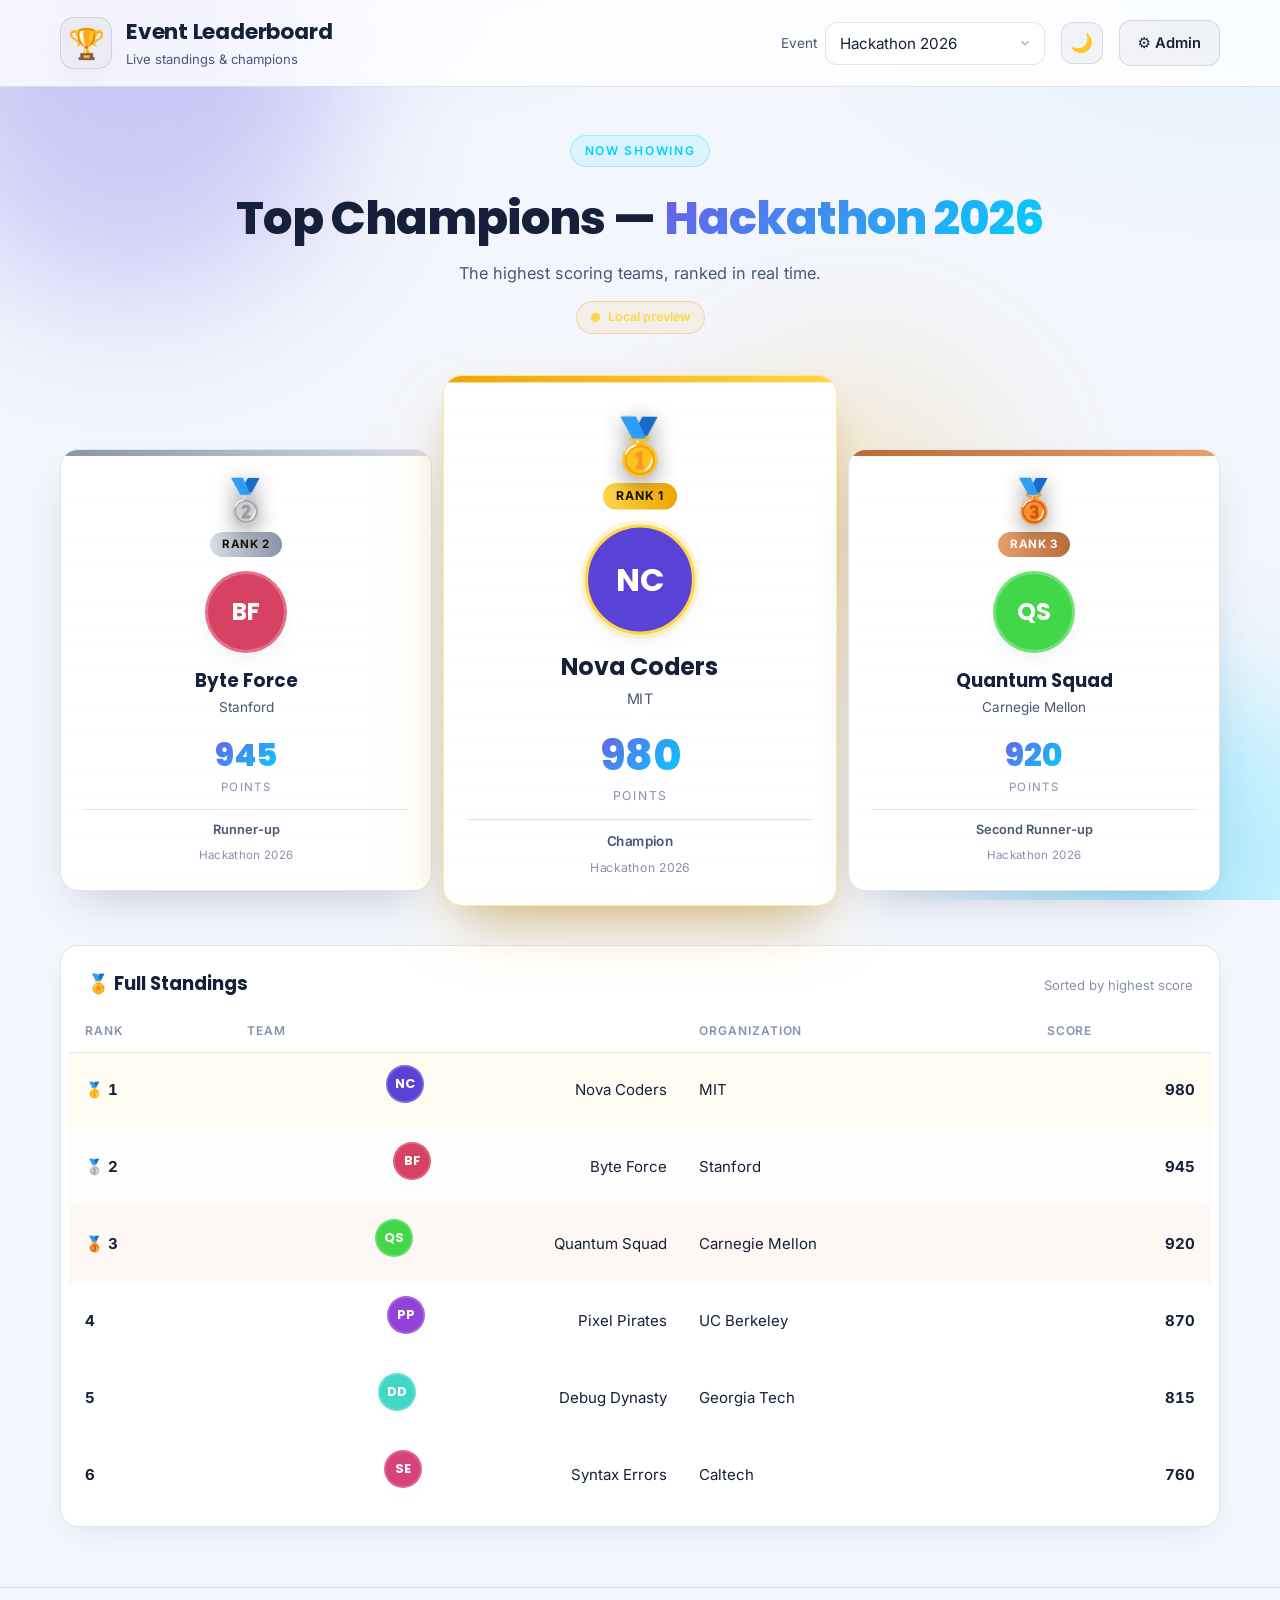
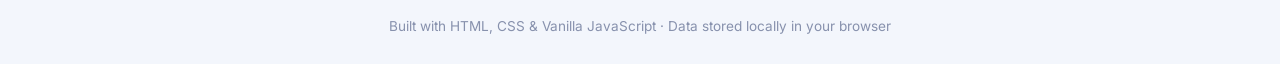
<file: index.html>
<!DOCTYPE html>
<html lang="en">
<head>
  <meta charset="UTF-8" />
  <meta name="viewport" content="width=device-width, initial-scale=1.0" />
  <title>Event Leaderboard · Live Rankings</title>
  <!-- Apply saved theme before paint to avoid a flash of the wrong colors -->
  <script>
    (function () {
      try {
        var k = 'leaderboardTheme', s = localStorage.getItem(k);
        var m = window.matchMedia && window.matchMedia('(prefers-color-scheme: light)').matches;
        document.documentElement.setAttribute('data-theme', s || (m ? 'light' : 'dark'));
      } catch (e) { document.documentElement.setAttribute('data-theme', 'dark'); }
    })();
  </script>
  <link rel="preconnect" href="https://fonts.googleapis.com" />
  <link rel="preconnect" href="https://fonts.gstatic.com" crossorigin />
  <link href="https://fonts.googleapis.com/css2?family=Poppins:wght@400;500;600;700;800&family=Inter:wght@400;500;600&display=swap" rel="stylesheet" />
  <link rel="stylesheet" href="style.css" />
</head>
<body>
  <!-- Decorative background -->
  <div class="bg-orbs" aria-hidden="true">
    <span class="orb orb-1"></span>
    <span class="orb orb-2"></span>
    <span class="orb orb-3"></span>
  </div>

  <header class="site-header">
    <div class="container header-inner">
      <div class="brand">
        <span class="brand-mark">🏆</span>
        <div>
          <h1 class="brand-title">Event Leaderboard</h1>
          <p class="brand-sub">Live standings &amp; champions</p>
        </div>
      </div>
      <nav class="header-nav">
        <div class="event-picker">
          <label for="event-select">Event</label>
          <select id="event-select" aria-label="Select event"></select>
        </div>
        <button id="theme-toggle" class="btn-icon-toggle" type="button" aria-label="Toggle theme">☀️</button>
        <a class="btn btn-ghost" href="admin.html">⚙️ Admin</a>
      </nav>
    </div>
  </header>

  <main class="container">
    <!-- Hero -->
    <section class="hero">
      <span class="hero-eyebrow">Now Showing</span>
      <h2 class="hero-title">Top Champions — <span id="current-event-title">—</span></h2>
      <p class="hero-desc">The highest scoring teams, ranked in real time.</p>
      <div class="hero-status"><span id="live-status" class="live-pill">…</span></div>
    </section>

    <!-- Empty state -->
    <div id="empty-state" class="empty-state" hidden>
      <div class="empty-icon">📭</div>
      <h3>No participants yet</h3>
      <p>Head to the <a href="admin.html">Admin Dashboard</a> to add teams and scores.</p>
    </div>

    <!-- Podium -->
    <section id="podium" class="podium" aria-label="Top three winners"></section>

    <!-- Full ranking -->
    <section id="ranking-card" class="ranking-card" hidden>
      <div class="ranking-header">
        <h3>🏅 Full Standings</h3>
        <span class="ranking-hint">Sorted by highest score</span>
      </div>
      <div class="table-scroll">
        <table class="ranking-table">
          <thead>
            <tr>
              <th class="col-rank">Rank</th>
              <th class="col-name">Team</th>
              <th class="col-org">Organization</th>
              <th class="col-score">Score</th>
            </tr>
          </thead>
          <tbody id="ranking-body"></tbody>
        </table>
      </div>
    </section>
  </main>

  <footer class="site-footer">
    <div class="container">
      <p>Built with HTML, CSS &amp; Vanilla JavaScript · Data stored locally in your browser</p>
    </div>
  </footer>

  <script src="script.js"></script>
</body>
</html>
</file>
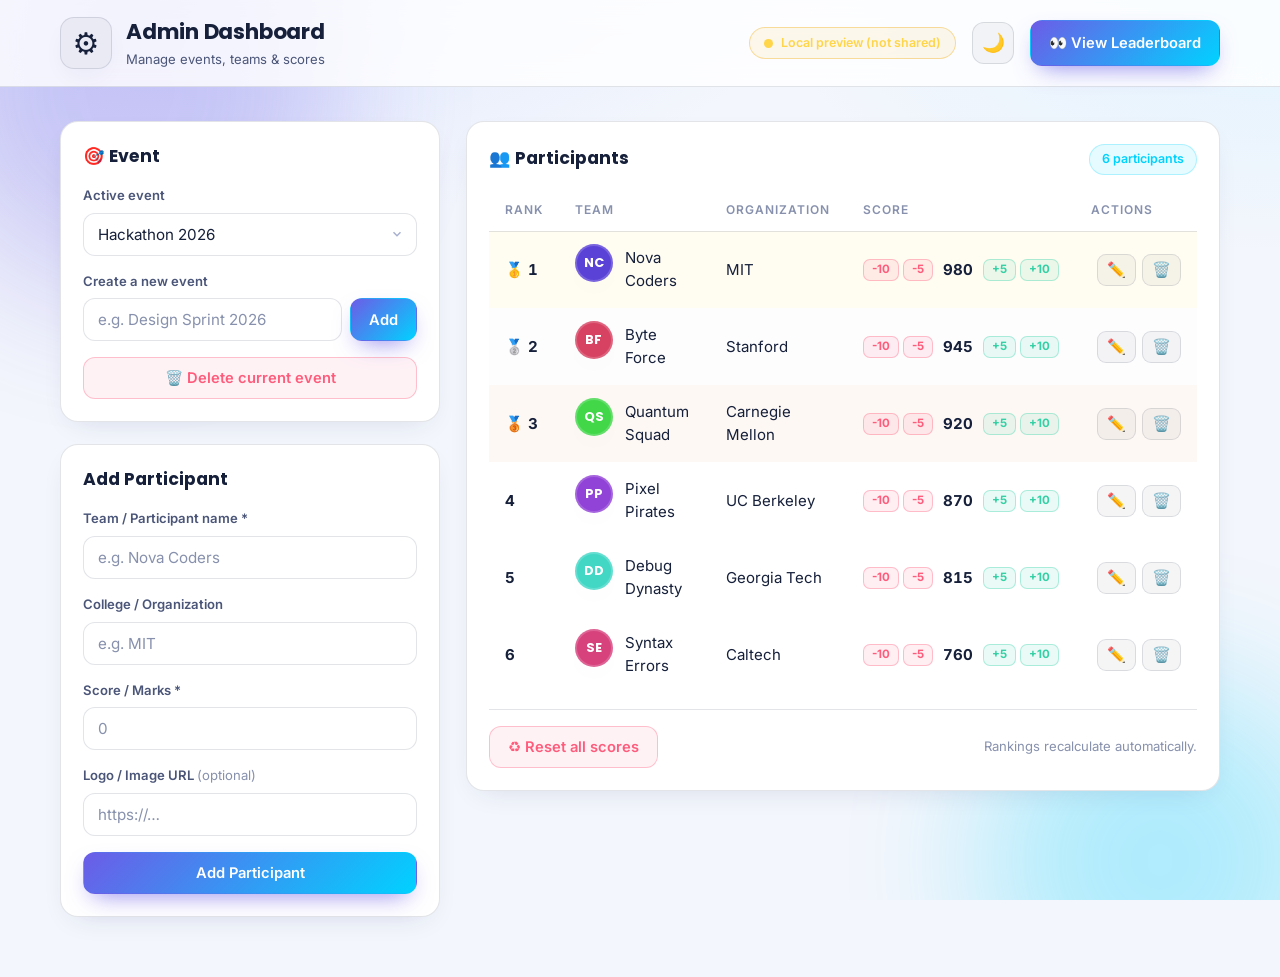
<file: admin.html>
<!DOCTYPE html>
<html lang="en">
<head>
  <meta charset="UTF-8" />
  <meta name="viewport" content="width=device-width, initial-scale=1.0" />
  <title>Admin Dashboard · Event Leaderboard</title>
  <!-- Apply saved theme before paint to avoid a flash of the wrong colors -->
  <script>
    (function () {
      try {
        var k = 'leaderboardTheme', s = localStorage.getItem(k);
        var m = window.matchMedia && window.matchMedia('(prefers-color-scheme: light)').matches;
        document.documentElement.setAttribute('data-theme', s || (m ? 'light' : 'dark'));
      } catch (e) { document.documentElement.setAttribute('data-theme', 'dark'); }
    })();
  </script>
  <link rel="preconnect" href="https://fonts.googleapis.com" />
  <link rel="preconnect" href="https://fonts.gstatic.com" crossorigin />
  <link href="https://fonts.googleapis.com/css2?family=Poppins:wght@400;500;600;700;800&family=Inter:wght@400;500;600&display=swap" rel="stylesheet" />
  <link rel="stylesheet" href="style.css" />
</head>
<body class="admin-body">
  <div class="bg-orbs" aria-hidden="true">
    <span class="orb orb-1"></span>
    <span class="orb orb-2"></span>
  </div>

  <header class="site-header">
    <div class="container header-inner">
      <div class="brand">
        <span class="brand-mark">⚙️</span>
        <div>
          <h1 class="brand-title">Admin Dashboard</h1>
          <p class="brand-sub">Manage events, teams &amp; scores</p>
        </div>
      </div>
      <nav class="header-nav">
        <span id="mode-badge" class="mode-badge">…</span>
        <button id="theme-toggle" class="btn-icon-toggle" type="button" aria-label="Toggle theme">☀️</button>
        <button id="logout-btn" class="btn btn-ghost" type="button" hidden>🔒 Log out</button>
        <a class="btn btn-primary" href="index.html">👀 View Leaderboard</a>
      </nav>
    </div>
  </header>

  <!-- Login overlay (shown only in live/server mode) -->
  <div id="login-overlay" class="login-overlay" hidden>
    <form id="login-form" class="login-card" autocomplete="off">
      <div class="login-lock">🔐</div>
      <h2>Admin Login</h2>
      <p class="login-sub">Enter the admin password to manage scores.</p>
      <input type="password" id="login-password" placeholder="Password" required />
      <p id="login-error" class="login-error" hidden>Incorrect password. Try again.</p>
      <button class="btn btn-primary btn-block" type="submit">Unlock Dashboard</button>
    </form>
  </div>

  <main class="container admin-grid">
    <!-- Left column: controls -->
    <div class="admin-col">
      <!-- Event management -->
      <section class="panel">
        <h3 class="panel-title">🎯 Event</h3>
        <div class="field">
          <label for="admin-event-select">Active event</label>
          <select id="admin-event-select"></select>
        </div>
        <div class="field">
          <label for="new-event-name">Create a new event</label>
          <div class="inline-add">
            <input type="text" id="new-event-name" placeholder="e.g. Design Sprint 2026" />
            <button id="add-event-btn" class="btn btn-primary" type="button">Add</button>
          </div>
        </div>
        <button id="delete-event-btn" class="btn btn-danger-ghost btn-block" type="button">
          🗑️ Delete current event
        </button>
      </section>

      <!-- Add / edit participant -->
      <section class="panel">
        <h3 class="panel-title" id="form-title">Add Participant</h3>
        <form id="participant-form" autocomplete="off">
          <input type="hidden" id="participant-id" />
          <div class="field">
            <label for="p-name">Team / Participant name *</label>
            <input type="text" id="p-name" placeholder="e.g. Nova Coders" required />
          </div>
          <div class="field">
            <label for="p-org">College / Organization</label>
            <input type="text" id="p-org" placeholder="e.g. MIT" />
          </div>
          <div class="field">
            <label for="p-score">Score / Marks *</label>
            <input type="number" id="p-score" placeholder="0" min="0" step="1" required />
          </div>
          <div class="field">
            <label for="p-image">Logo / Image URL <span class="muted">(optional)</span></label>
            <input type="url" id="p-image" placeholder="https://…" />
          </div>
          <div class="form-actions">
            <button id="form-submit-btn" class="btn btn-primary" type="submit">Add Participant</button>
            <button id="form-cancel-btn" class="btn btn-ghost" type="button" hidden>Cancel</button>
          </div>
        </form>
      </section>
    </div>

    <!-- Right column: participants table -->
    <div class="admin-col">
      <section class="panel">
        <div class="panel-head-row">
          <h3 class="panel-title">👥 Participants</h3>
          <span id="participant-count" class="count-badge">0 participants</span>
        </div>

        <div class="table-scroll">
          <table class="admin-table">
            <thead>
              <tr>
                <th>Rank</th>
                <th>Team</th>
                <th>Organization</th>
                <th class="col-score">Score</th>
                <th class="col-actions">Actions</th>
              </tr>
            </thead>
            <tbody id="admin-table-body"></tbody>
          </table>
          <div id="admin-empty" class="admin-empty" hidden>
            No participants for this event yet. Add one on the left.
          </div>
        </div>

        <div class="panel-footer">
          <button id="reset-scores-btn" class="btn btn-danger-ghost" type="button">
            ♻️ Reset all scores
          </button>
          <span class="footer-note">Rankings recalculate automatically.</span>
        </div>
      </section>
    </div>
  </main>

  <div id="toast" class="toast" role="status" aria-live="polite"></div>

  <script src="script.js"></script>
</body>
</html>
</file>
<file: style.css>
/* =========================================================================
   Event Leaderboard System — style.css
   Modern, premium, responsive UI for the public leaderboard + admin panel.
   ========================================================================= */

/* ---------- Design tokens ---------- */
:root,
:root[data-theme="dark"] {
  --bg:            #0b1020;
  --bg-2:          #121a35;
  --surface:       rgba(255, 255, 255, 0.06);
  --surface-solid: #161f3d;
  --border:        rgba(255, 255, 255, 0.10);
  --text:          #eef1fb;
  --text-dim:      #a7b0cf;
  --muted:         #6f7aa3;

  --header-bg:     rgba(11, 16, 32, 0.72);
  --hover:         rgba(255, 255, 255, 0.04);
  --hover-strong:  rgba(255, 255, 255, 0.12);
  --overlay-bg:    rgba(6, 10, 22, 0.82);
  --orb-opacity:   0.5;

  --page-bg:
    radial-gradient(1200px 600px at 15% -10%, #1b2550 0%, transparent 55%),
    radial-gradient(1000px 500px at 100% 0%, #10233f 0%, transparent 50%),
    #0b1020;

  --accent:        #6c5ce7;
  --accent-2:      #00d2ff;
  --accent-grad:   linear-gradient(135deg, #6c5ce7 0%, #00d2ff 100%);

  --gold:          #ffd54a;
  --gold-deep:     #f0a500;
  --silver:        #d7dce6;
  --silver-deep:   #9aa3b5;
  --bronze:        #e8a06a;
  --bronze-deep:   #b96b3a;

  --danger:        #ff5c7c;
  --success:       #35d0a5;

  --radius:        18px;
  --radius-sm:     12px;
  --shadow:        0 20px 45px -18px rgba(0, 0, 0, 0.65);
  --shadow-soft:   0 10px 30px -12px rgba(0, 0, 0, 0.55);
  --ring:          0 0 0 3px rgba(108, 92, 231, 0.35);

  --font:          'Inter', system-ui, -apple-system, Segoe UI, Roboto, sans-serif;
  --font-display:  'Poppins', var(--font);
}

/* ---------- Light theme ---------- */
:root[data-theme="light"] {
  --bg:            #f3f6fc;
  --bg-2:          #ffffff;
  --surface:       rgba(22, 32, 58, 0.045);
  --surface-solid: #ffffff;
  --border:        rgba(22, 32, 58, 0.12);
  --text:          #16203a;
  --text-dim:      #4a5578;
  --muted:         #8791ad;

  --header-bg:     rgba(255, 255, 255, 0.80);
  --hover:         rgba(22, 32, 58, 0.045);
  --hover-strong:  rgba(22, 32, 58, 0.09);
  --overlay-bg:    rgba(24, 32, 60, 0.45);
  --orb-opacity:   0.28;

  --page-bg:
    radial-gradient(1200px 600px at 15% -10%, #dbe4ff 0%, transparent 55%),
    radial-gradient(1000px 500px at 100% 0%, #e2f3ff 0%, transparent 50%),
    #f3f6fc;

  --silver-deep:   #8a93a8;
  --shadow:        0 20px 45px -20px rgba(30, 45, 100, 0.28);
  --shadow-soft:   0 10px 30px -14px rgba(30, 45, 100, 0.16);
  --ring:          0 0 0 3px rgba(108, 92, 231, 0.28);
}

/* ---------- Base ---------- */
* { box-sizing: border-box; }

/* Make the HTML `hidden` attribute always win, even over rules that set an
   explicit `display` (e.g. .login-overlay uses display:grid, .btn uses
   inline-flex). Without this, hidden elements can stay visible. */
[hidden] { display: none !important; }

html { scroll-behavior: smooth; }

body {
  margin: 0;
  font-family: var(--font);
  color: var(--text);
  background: var(--page-bg);
  min-height: 100vh;
  line-height: 1.5;
  -webkit-font-smoothing: antialiased;
  transition: color 0.3s ease, background 0.3s ease;
}

.container {
  width: min(1160px, 92vw);
  margin-inline: auto;
}

a { color: var(--accent-2); text-decoration: none; }
a:hover { text-decoration: underline; }

/* ---------- Animated background orbs ---------- */
.bg-orbs {
  position: fixed;
  inset: 0;
  overflow: hidden;
  z-index: -1;
  pointer-events: none;
}
.orb {
  position: absolute;
  border-radius: 50%;
  filter: blur(70px);
  opacity: var(--orb-opacity);
  animation: float 16s ease-in-out infinite;
}
.orb-1 { width: 420px; height: 420px; background: #6c5ce7; top: -120px; left: -80px; }
.orb-2 { width: 360px; height: 360px; background: #00d2ff; bottom: -140px; right: -60px; animation-delay: -5s; }
.orb-3 { width: 300px; height: 300px; background: #f0a500; top: 40%; left: 55%; animation-delay: -9s; opacity: calc(var(--orb-opacity) * 0.56); }

@keyframes float {
  0%, 100% { transform: translate(0, 0) scale(1); }
  50%      { transform: translate(30px, -40px) scale(1.08); }
}

/* ---------- Header ---------- */
.site-header {
  position: sticky;
  top: 0;
  z-index: 20;
  backdrop-filter: blur(14px);
  background: var(--header-bg);
  border-bottom: 1px solid var(--border);
}
.header-inner {
  display: flex;
  align-items: center;
  justify-content: space-between;
  gap: 18px;
  padding: 16px 0;
  flex-wrap: wrap;
}
.brand { display: flex; align-items: center; gap: 14px; }
.brand-mark {
  font-size: 30px;
  display: grid;
  place-items: center;
  width: 52px; height: 52px;
  border-radius: 14px;
  background: var(--surface);
  border: 1px solid var(--border);
  box-shadow: var(--shadow-soft);
}
.brand-title {
  font-family: var(--font-display);
  font-size: 1.35rem;
  font-weight: 700;
  margin: 0;
  letter-spacing: -0.01em;
}
.brand-sub { margin: 2px 0 0; font-size: 0.82rem; color: var(--text-dim); }

.header-nav { display: flex; align-items: center; gap: 16px; flex-wrap: wrap; }
.event-picker { display: flex; align-items: center; gap: 8px; }
.event-picker label { font-size: 0.85rem; color: var(--text-dim); }

/* ---------- Form controls ---------- */
select, input {
  font-family: var(--font);
  font-size: 0.95rem;
  color: var(--text);
  background: var(--surface-solid);
  border: 1px solid var(--border);
  border-radius: var(--radius-sm);
  padding: 11px 14px;
  outline: none;
  transition: border-color 0.18s, box-shadow 0.18s;
  width: 100%;
}
select { cursor: pointer; appearance: none;
  background-image: url("data:image/svg+xml,%3Csvg xmlns='http://www.w3.org/2000/svg' width='14' height='14' viewBox='0 0 24 24' fill='none' stroke='%23a7b0cf' stroke-width='2.5'%3E%3Cpath d='M6 9l6 6 6-6'/%3E%3C/svg%3E");
  background-repeat: no-repeat;
  background-position: right 12px center;
  padding-right: 36px;
}
select:focus, input:focus { border-color: var(--accent); box-shadow: var(--ring); }
input::placeholder { color: var(--muted); }
.header-nav select { min-width: 180px; }

/* ---------- Buttons ---------- */
.btn {
  font-family: var(--font);
  font-weight: 600;
  font-size: 0.92rem;
  padding: 11px 18px;
  border-radius: var(--radius-sm);
  border: 1px solid transparent;
  cursor: pointer;
  transition: transform 0.15s, box-shadow 0.2s, background 0.2s, border-color 0.2s;
  display: inline-flex;
  align-items: center;
  gap: 8px;
  white-space: nowrap;
}
.btn:active { transform: translateY(1px); }
.btn-primary {
  color: #fff;
  background: var(--accent-grad);
  box-shadow: 0 10px 24px -10px rgba(108, 92, 231, 0.8);
}
.btn-primary:hover { box-shadow: 0 14px 30px -10px rgba(0, 210, 255, 0.7); text-decoration: none; }
.btn-ghost {
  color: var(--text);
  background: var(--surface);
  border-color: var(--border);
}
.btn-ghost:hover { background: var(--hover-strong); text-decoration: none; }
.btn-danger-ghost {
  color: var(--danger);
  background: rgba(255, 92, 124, 0.08);
  border-color: rgba(255, 92, 124, 0.35);
}
.btn-danger-ghost:hover { background: rgba(255, 92, 124, 0.16); text-decoration: none; }
.btn-block { width: 100%; justify-content: center; }

/* Theme toggle (sun/moon) */
.btn-icon-toggle {
  width: 42px;
  height: 42px;
  flex-shrink: 0;
  border-radius: 12px;
  border: 1px solid var(--border);
  background: var(--surface);
  color: var(--text);
  font-size: 1.15rem;
  line-height: 1;
  cursor: pointer;
  display: grid;
  place-items: center;
  transition: transform 0.15s, background 0.2s, border-color 0.2s;
}
.btn-icon-toggle:hover { transform: translateY(-2px) rotate(-8deg); background: var(--hover-strong); }
.btn-icon-toggle:active { transform: translateY(0); }

/* ---------- Hero ---------- */
.hero { text-align: center; padding: 48px 0 26px; }
.hero-eyebrow {
  display: inline-block;
  font-size: 0.75rem;
  font-weight: 600;
  letter-spacing: 0.14em;
  text-transform: uppercase;
  color: var(--accent-2);
  background: rgba(0, 210, 255, 0.10);
  border: 1px solid rgba(0, 210, 255, 0.25);
  padding: 6px 14px;
  border-radius: 999px;
}
.hero-title {
  font-family: var(--font-display);
  font-weight: 800;
  font-size: clamp(1.7rem, 4vw, 2.9rem);
  margin: 16px 0 8px;
  letter-spacing: -0.02em;
}
.hero-title span {
  background: var(--accent-grad);
  -webkit-background-clip: text;
  background-clip: text;
  color: transparent;
}
.hero-desc { color: var(--text-dim); margin: 0; font-size: 1.02rem; }

/* ---------- Podium ---------- */
.podium {
  display: grid;
  grid-template-columns: repeat(3, 1fr);
  align-items: end;
  gap: 22px;
  margin: 30px 0 54px;
}
.podium-card {
  position: relative;
  text-align: center;
  padding: 30px 22px 26px;
  border-radius: var(--radius);
  border: 1px solid var(--border);
  background:
    linear-gradient(180deg, rgba(255,255,255,0.10), rgba(255,255,255,0.02)),
    var(--surface-solid);
  box-shadow: var(--shadow);
  transition: transform 0.25s ease, box-shadow 0.25s ease;
  animation: rise 0.6s cubic-bezier(0.22, 1, 0.36, 1) both;
  overflow: hidden;
}
.podium-card::before {
  content: "";
  position: absolute;
  inset: 0 0 auto 0;
  height: 6px;
}
.podium-card:hover { transform: translateY(-8px); box-shadow: 0 30px 60px -20px rgba(0,0,0,0.7); }

.podium-card.first {
  order: 2;
  transform: scale(1.06);
  padding-top: 40px;
  border-color: rgba(255, 213, 74, 0.55);
  box-shadow: 0 26px 60px -20px rgba(240, 165, 0, 0.55), var(--shadow);
}
.podium-card.first:hover { transform: scale(1.06) translateY(-8px); }
.podium-card.second { order: 1; }
.podium-card.third  { order: 3; }

.podium-card.first::before  { background: linear-gradient(90deg, var(--gold-deep), var(--gold)); }
.podium-card.second::before { background: linear-gradient(90deg, var(--silver-deep), var(--silver)); }
.podium-card.third::before  { background: linear-gradient(90deg, var(--bronze-deep), var(--bronze)); }

.podium-medal { font-size: 2.6rem; line-height: 1; margin-bottom: 8px; filter: drop-shadow(0 6px 10px rgba(0,0,0,0.4)); }
.podium-card.first .podium-medal { font-size: 3.2rem; animation: bounce 2.6s ease-in-out infinite; }

.podium-rank-badge {
  display: inline-block;
  font-size: 0.72rem;
  font-weight: 700;
  letter-spacing: 0.06em;
  text-transform: uppercase;
  padding: 4px 12px;
  border-radius: 999px;
  margin-bottom: 14px;
  color: #1b1300;
}
.podium-card.first  .podium-rank-badge { background: linear-gradient(90deg, var(--gold), var(--gold-deep)); }
.podium-card.second .podium-rank-badge { background: linear-gradient(90deg, var(--silver), var(--silver-deep)); }
.podium-card.third  .podium-rank-badge { background: linear-gradient(90deg, var(--bronze), var(--bronze-deep)); color: #fff; }

.podium-avatar,
.avatar-initials {
  width: 82px; height: 82px;
  border-radius: 50%;
  object-fit: cover;
  margin: 0 auto 14px;
  display: grid;
  place-items: center;
  font-family: var(--font-display);
  font-weight: 700;
  font-size: 1.5rem;
  color: #fff;
  border: 3px solid rgba(255,255,255,0.25);
  box-shadow: var(--shadow-soft);
}
.podium-card.first .podium-avatar,
.podium-card.first .avatar-initials {
  width: 104px; height: 104px;
  font-size: 1.9rem;
  border-color: var(--gold);
  box-shadow: 0 0 0 4px rgba(255,213,74,0.25), var(--shadow-soft);
}

.podium-name {
  font-family: var(--font-display);
  font-weight: 700;
  font-size: 1.15rem;
  margin: 0 0 2px;
}
.podium-card.first .podium-name { font-size: 1.4rem; }
.podium-org { color: var(--text-dim); font-size: 0.85rem; margin: 0 0 14px; }

.podium-score { margin: 6px 0 12px; }
.podium-score .score-value {
  font-family: var(--font-display);
  font-weight: 800;
  font-size: 2rem;
  background: var(--accent-grad);
  -webkit-background-clip: text;
  background-clip: text;
  color: transparent;
}
.podium-card.first .podium-score .score-value { font-size: 2.5rem; }
.podium-score .score-label {
  display: block;
  font-size: 0.72rem;
  text-transform: uppercase;
  letter-spacing: 0.12em;
  color: var(--muted);
}
.podium-position {
  font-size: 0.8rem;
  font-weight: 600;
  color: var(--text-dim);
  padding-top: 10px;
  border-top: 1px solid var(--border);
}
.podium-event {
  margin-top: 8px;
  font-size: 0.72rem;
  color: var(--muted);
  letter-spacing: 0.03em;
}

@keyframes rise {
  from { opacity: 0; transform: translateY(28px); }
  to   { opacity: 1; }
}
@keyframes bounce {
  0%, 100% { transform: translateY(0); }
  50%      { transform: translateY(-8px); }
}

/* ---------- Ranking table (shared) ---------- */
.ranking-card, .panel {
  background: var(--surface-solid);
  border: 1px solid var(--border);
  border-radius: var(--radius);
  box-shadow: var(--shadow-soft);
}
.ranking-card { padding: 8px 8px 12px; margin-bottom: 60px; }
.ranking-header {
  display: flex;
  align-items: baseline;
  justify-content: space-between;
  padding: 16px 18px 12px;
  flex-wrap: wrap;
  gap: 8px;
}
.ranking-header h3 { font-family: var(--font-display); margin: 0; font-size: 1.15rem; }
.ranking-hint { color: var(--muted); font-size: 0.82rem; }

.table-scroll { overflow-x: auto; }

.ranking-table, .admin-table {
  width: 100%;
  border-collapse: collapse;
  min-width: 520px;
}
.ranking-table th, .admin-table th {
  text-align: left;
  font-size: 0.75rem;
  text-transform: uppercase;
  letter-spacing: 0.08em;
  color: var(--muted);
  padding: 12px 16px;
  border-bottom: 1px solid var(--border);
  font-weight: 600;
}
.ranking-table td, .admin-table td {
  padding: 12px 16px;
  border-bottom: 1px solid rgba(255,255,255,0.05);
  font-size: 0.94rem;
  vertical-align: middle;
}
.ranking-table tbody tr, .admin-table tbody tr { transition: background 0.15s; }
.ranking-table tbody tr:hover, .admin-table tbody tr:hover { background: var(--hover); }
.ranking-table tbody tr:last-child td, .admin-table tbody tr:last-child td { border-bottom: none; }

.col-score { text-align: right; font-weight: 700; font-variant-numeric: tabular-nums; }
.col-actions { text-align: right; white-space: nowrap; }

.rank-pill {
  display: inline-flex;
  align-items: center;
  gap: 4px;
  font-weight: 700;
  font-variant-numeric: tabular-nums;
}
tr.rank-1 td, tr.top-row.rank-1 td { background: rgba(255, 213, 74, 0.08); }
tr.rank-2 td, tr.top-row.rank-2 td { background: rgba(215, 220, 230, 0.06); }
tr.rank-3 td, tr.top-row.rank-3 td { background: rgba(232, 160, 106, 0.07); }

.name-cell { display: flex; align-items: center; gap: 12px; }
.row-avatar {
  width: 38px; height: 38px;
  border-radius: 50%;
  object-fit: cover;
  display: grid;
  place-items: center;
  font-weight: 700;
  font-size: 0.8rem;
  color: #fff;
  flex-shrink: 0;
  border: 2px solid rgba(255,255,255,0.18);
}

/* ---------- Empty states ---------- */
.empty-state {
  text-align: center;
  padding: 70px 20px;
  background: var(--surface-solid);
  border: 1px dashed var(--border);
  border-radius: var(--radius);
  margin: 30px 0;
}
.empty-icon { font-size: 3rem; margin-bottom: 10px; }
.empty-state h3 { font-family: var(--font-display); margin: 0 0 6px; }
.empty-state p { color: var(--text-dim); margin: 0; }

/* ---------- Footer ---------- */
.site-footer {
  border-top: 1px solid var(--border);
  padding: 28px 0;
  text-align: center;
}
.site-footer p { margin: 0; color: var(--muted); font-size: 0.85rem; }

/* =========================================================================
   ADMIN LAYOUT
   ========================================================================= */
.admin-grid {
  display: grid;
  grid-template-columns: 380px 1fr;
  gap: 26px;
  align-items: start;
  padding: 34px 0 60px;
}
.admin-col { display: flex; flex-direction: column; gap: 22px; }

.panel { padding: 22px; }
.panel-title { font-family: var(--font-display); font-size: 1.08rem; margin: 0 0 16px; }
.panel-head-row {
  display: flex;
  align-items: center;
  justify-content: space-between;
  margin-bottom: 14px;
  flex-wrap: wrap;
  gap: 10px;
}
.panel-head-row .panel-title { margin: 0; }

.field { margin-bottom: 16px; }
.field label {
  display: block;
  font-size: 0.82rem;
  font-weight: 600;
  color: var(--text-dim);
  margin-bottom: 7px;
}
.field .muted, .muted { color: var(--muted); font-weight: 400; }

.inline-add { display: flex; gap: 8px; }
.inline-add input { flex: 1; }
.inline-add .btn { flex-shrink: 0; }

.form-actions { display: flex; gap: 10px; margin-top: 4px; }
.form-actions .btn { flex: 1; justify-content: center; }

.count-badge {
  font-size: 0.78rem;
  font-weight: 600;
  color: var(--accent-2);
  background: rgba(0, 210, 255, 0.10);
  border: 1px solid rgba(0, 210, 255, 0.25);
  padding: 5px 12px;
  border-radius: 999px;
}

.btn-icon {
  background: var(--surface);
  border: 1px solid var(--border);
  border-radius: 9px;
  padding: 6px 9px;
  cursor: pointer;
  font-size: 0.95rem;
  transition: transform 0.12s, background 0.18s, border-color 0.18s;
  margin-left: 6px;
}
.btn-icon:hover { transform: translateY(-1px); }
.btn-icon.edit:hover   { background: rgba(0, 210, 255, 0.14); border-color: rgba(0,210,255,0.4); }
.btn-icon.delete:hover { background: rgba(255, 92, 124, 0.14); border-color: rgba(255,92,124,0.4); }

/* Quick +5 / +10 score controls in each admin row */
.score-cell {
  display: flex;
  align-items: center;
  justify-content: flex-end;
  gap: 10px;
}
.score-num {
  font-weight: 700;
  font-variant-numeric: tabular-nums;
  min-width: 3ch;
  text-align: right;
}
.quick-add { display: inline-flex; gap: 4px; }
.btn-quick {
  border: 1px solid rgba(53, 208, 165, 0.35);
  background: rgba(53, 208, 165, 0.10);
  color: var(--success);
  font-family: var(--font);
  font-weight: 700;
  font-size: 0.72rem;
  padding: 4px 8px;
  border-radius: 7px;
  cursor: pointer;
  line-height: 1;
  transition: transform 0.12s, background 0.18s, border-color 0.18s;
}
.btn-quick:hover { transform: translateY(-1px); background: rgba(53, 208, 165, 0.22); border-color: var(--success); }
.btn-quick:active { transform: translateY(0); }
.btn-quick.minus {
  color: var(--danger);
  background: rgba(255, 92, 124, 0.10);
  border-color: rgba(255, 92, 124, 0.35);
}
.btn-quick.minus:hover { background: rgba(255, 92, 124, 0.22); border-color: var(--danger); }

.admin-empty {
  padding: 40px 20px;
  text-align: center;
  color: var(--text-dim);
  font-size: 0.92rem;
}

.panel-footer {
  display: flex;
  align-items: center;
  justify-content: space-between;
  gap: 12px;
  flex-wrap: wrap;
  margin-top: 16px;
  padding-top: 16px;
  border-top: 1px solid var(--border);
}
.footer-note { color: var(--muted); font-size: 0.82rem; }

/* ---------- Live / mode status pills ---------- */
.hero-status { margin-top: 16px; }
.live-pill, .mode-badge {
  display: inline-flex;
  align-items: center;
  gap: 8px;
  font-size: 0.78rem;
  font-weight: 600;
  padding: 6px 14px;
  border-radius: 999px;
  border: 1px solid var(--border);
  background: var(--surface);
  color: var(--text-dim);
}
.live-pill .dot, .mode-badge .dot {
  width: 9px; height: 9px;
  border-radius: 50%;
  background: var(--muted);
  box-shadow: 0 0 0 0 rgba(53, 208, 165, 0.6);
}
.live-pill.online, .mode-badge.online { color: var(--success); border-color: rgba(53,208,165,0.4); background: rgba(53,208,165,0.08); }
.live-pill.online .dot, .mode-badge.online .dot { background: var(--success); animation: pulse 1.8s ease-out infinite; }
.live-pill.offline, .mode-badge.offline { color: var(--gold); border-color: rgba(240,165,0,0.35); background: rgba(240,165,0,0.08); }
.live-pill.offline .dot, .mode-badge.offline .dot { background: var(--gold); }

@keyframes pulse {
  0%   { box-shadow: 0 0 0 0 rgba(53, 208, 165, 0.55); }
  70%  { box-shadow: 0 0 0 8px rgba(53, 208, 165, 0); }
  100% { box-shadow: 0 0 0 0 rgba(53, 208, 165, 0); }
}

/* ---------- Login overlay ---------- */
.login-overlay {
  position: fixed;
  inset: 0;
  z-index: 100;
  display: grid;
  place-items: center;
  padding: 20px;
  background: var(--overlay-bg);
  backdrop-filter: blur(8px);
  animation: fade-in 0.25s ease;
}
.login-card {
  width: min(400px, 100%);
  text-align: center;
  padding: 38px 30px 30px;
  background: var(--surface-solid);
  border: 1px solid var(--border);
  border-radius: var(--radius);
  box-shadow: var(--shadow);
  animation: rise 0.4s cubic-bezier(0.22, 1, 0.36, 1) both;
}
.login-lock { font-size: 2.6rem; margin-bottom: 8px; }
.login-card h2 { font-family: var(--font-display); margin: 0 0 6px; font-size: 1.4rem; }
.login-sub { color: var(--text-dim); margin: 0 0 20px; font-size: 0.9rem; }
.login-card input { margin-bottom: 14px; text-align: center; }
.login-error { color: var(--danger); font-size: 0.85rem; margin: -6px 0 12px; }

@keyframes fade-in { from { opacity: 0; } to { opacity: 1; } }

/* ---------- Toast ---------- */
.toast {
  position: fixed;
  left: 50%;
  bottom: 28px;
  transform: translate(-50%, 20px);
  background: var(--surface-solid);
  color: var(--text);
  border: 1px solid var(--border);
  border-left: 4px solid var(--success);
  padding: 14px 20px;
  border-radius: var(--radius-sm);
  box-shadow: var(--shadow);
  font-size: 0.92rem;
  font-weight: 500;
  opacity: 0;
  pointer-events: none;
  transition: opacity 0.25s, transform 0.25s;
  z-index: 60;
  max-width: 90vw;
}
.toast.show { opacity: 1; transform: translate(-50%, 0); }
.toast.error { border-left-color: var(--danger); }

/* =========================================================================
   RESPONSIVE
   ========================================================================= */
@media (max-width: 900px) {
  .admin-grid { grid-template-columns: 1fr; }
}

@media (max-width: 720px) {
  .podium {
    grid-template-columns: 1fr;
    gap: 16px;
  }
  .podium-card.first, .podium-card.second, .podium-card.third { order: 0; }
  .podium-card.first { transform: scale(1); }
  .podium-card.first:hover { transform: translateY(-8px); }
  .hero { padding: 32px 0 16px; }
  .header-inner { justify-content: center; text-align: center; }
  .header-nav { width: 100%; justify-content: center; }
}

@media (max-width: 480px) {
  .header-nav select { min-width: 140px; }
  .event-picker { flex-direction: column; align-items: flex-start; gap: 4px; }
  .btn { padding: 10px 14px; }
  .form-actions { flex-direction: column; }
}

/* ---------- Motion preference ---------- */
@media (prefers-reduced-motion: reduce) {
  *, *::before, *::after {
    animation-duration: 0.001ms !important;
    animation-iteration-count: 1 !important;
    transition-duration: 0.001ms !important;
    scroll-behavior: auto !important;
  }
}
</file>
